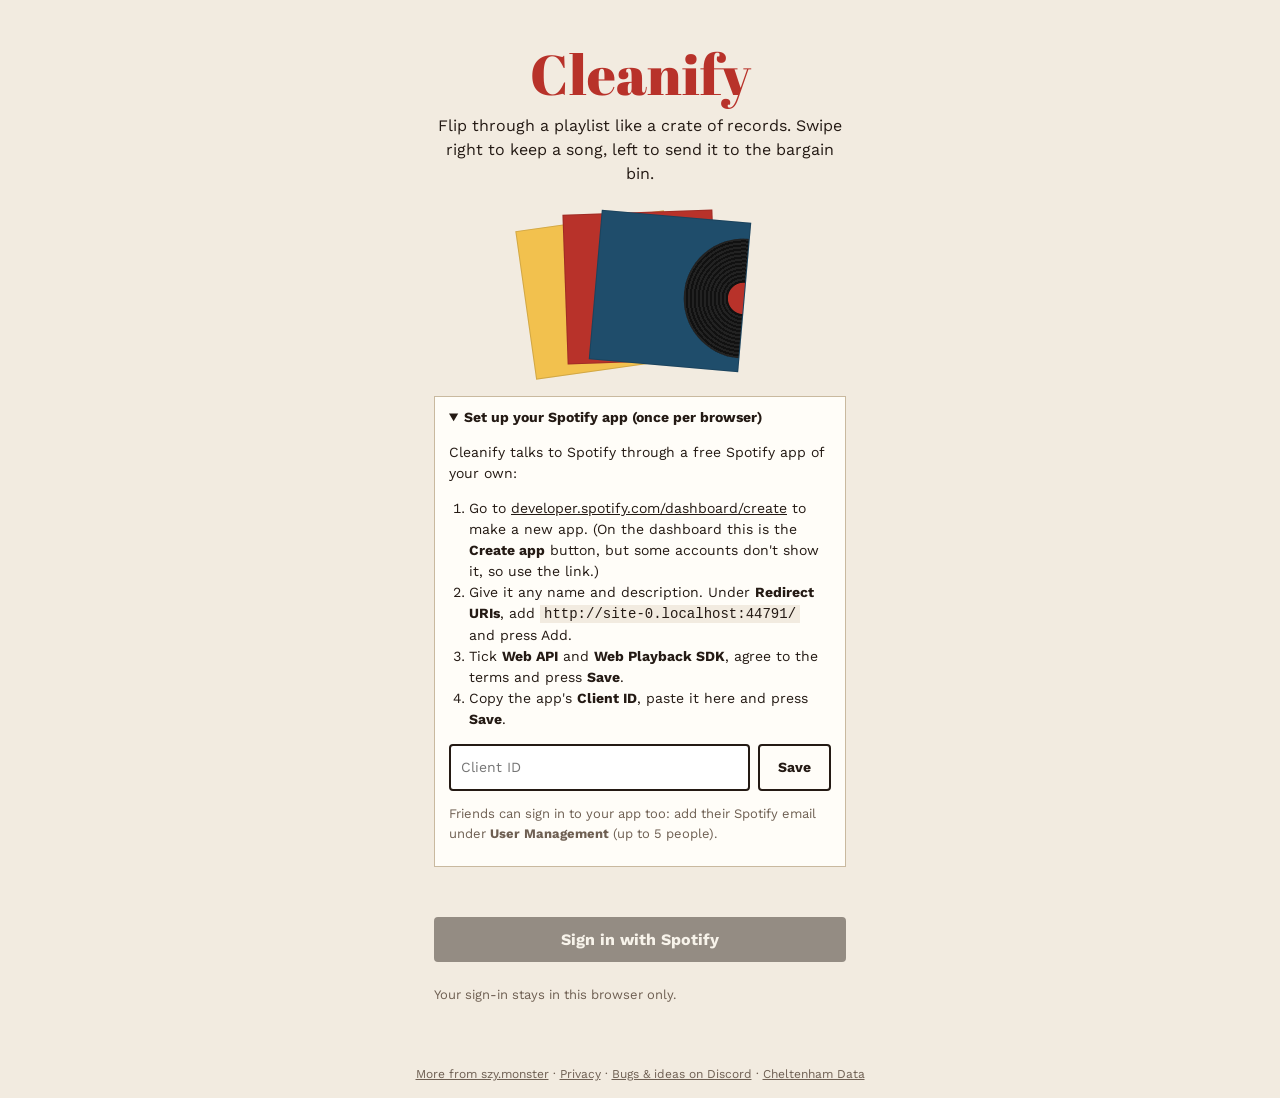
<file: index.html>
<!doctype html>
<html lang="en">
<head>
  <meta charset="utf-8">
  <meta name="viewport" content="width=device-width, initial-scale=1">
  <title>Cleanify</title>
  <meta name="description" content="Clean up your Spotify playlists by swiping. Right keeps a song, left sends it to the bargain bin.">
  <link rel="icon" href="data:image/svg+xml,%3Csvg xmlns='http://www.w3.org/2000/svg' viewBox='0 0 64 64'%3E%3Crect x='2' y='8' width='40' height='48' fill='%231f4d6b'/%3E%3Ccircle cx='40' cy='32' r='22' fill='%23111'/%3E%3Ccircle cx='40' cy='32' r='6' fill='%23b8322a'/%3E%3C/svg%3E">
  <link rel="stylesheet" href="fonts/fonts.css">
  <link rel="stylesheet" href="style.css">
</head>
<body>
  <main class="wrap">

    <!-- Sign in -->
    <section id="screen-login" class="screen hidden">
      <h1 class="logo big">Cleanify</h1>
      <p class="sub">Flip through a playlist like a crate of records. Swipe right to keep a song, left to send it to the bargain bin.</p>
      <div class="crate-art" aria-hidden="true"><div class="sleeve s1"></div><div class="sleeve s2"></div><div class="sleeve s3"><div class="vinyl"></div></div></div>
      <details id="own-app" class="own-app">
        <summary id="own-summary">Set up your Spotify app (once per browser)</summary>
        <p>Cleanify talks to Spotify through a free Spotify app of your own:</p>
        <ol>
          <li>Go to <a href="https://developer.spotify.com/dashboard/create" target="_blank" rel="noopener">developer.spotify.com/dashboard/create</a> to make a new app. (On the dashboard this is the <b>Create app</b> button, but some accounts don't show it, so use the link.)</li>
          <li>Give it any name and description. Under <b>Redirect URIs</b>, add <code id="own-redirect"></code> and press Add.</li>
          <li>Tick <b>Web API</b> and <b>Web Playback SDK</b>, agree to the terms and press <b>Save</b>.</li>
          <li>Copy the app's <b>Client ID</b>, paste it here and press <b>Save</b>.</li>
        </ol>
        <div class="row"><input id="own-id" placeholder="Client ID" autocomplete="off" spellcheck="false" aria-label="Client ID"><button id="own-save" class="btn">Save</button></div>
        <p id="own-status" class="small warn"></p>
        <p class="small muted">Friends can sign in to your app too: add their Spotify email under <b>User Management</b> (up to 5 people).</p>
      </details>
      <p id="own-using" class="small muted"></p>
      <button id="login-btn" class="btn primary wide">Sign in with Spotify</button>
      <p class="small muted">Your sign-in stays in this browser only.</p>
      <p id="login-status" class="status"></p>
    </section>

    <!-- Pick a playlist -->
    <section id="screen-playlists" class="screen hidden">
      <header class="top">
        <h1 class="logo">Cleanify</h1>
        <p class="small muted"><span id="user-name"></span> · <a href="#" id="logout-link">Sign out</a> · <a href="#" id="forget-link">Forget me</a></p>
      </header>
      <h2 class="rule">Pick a crate to dig through</h2>
      <p class="small muted">Spotify only lets you change playlists you made or collaborate on, so only those are listed.</p>
      <label class="small check"><input type="checkbox" id="backup" checked> Save a private backup copy of a playlist the first time I clean it</label>
      <ul id="playlist-list" class="plist"></ul>
      <p id="playlists-status" class="status"></p>
      <button id="refresh-btn" class="btn ghost">Refresh list</button>
      <button id="copy-details-list" class="linkish center">Copy details for troubleshooting</button>
    </section>

    <!-- Swipe -->
    <section id="screen-swipe" class="screen hidden">
      <header class="top">
        <a href="#" id="back-link" class="logo" title="Back to your playlists">Cleanify</a>
        <label class="small auto"><input type="checkbox" id="autoplay"> Autoplay</label>
      </header>
      <div class="rule pl"><span id="pl-name"></span><span><b id="pos"></b> / <span id="total"></span> songs</span></div>
      <div class="prog"><i id="prog-bar"></i></div>
      <div class="device">
        <label for="device-select" class="small">Play on</label>
        <select id="device-select"><option value="">Pick a speaker…</option></select>
        <button id="device-refresh" class="btn mini" title="Look for Spotify devices again" aria-label="Look for Spotify devices again">↻</button>
      </div>
      <div id="deck" class="deck"></div>
      <div class="actions">
        <button id="bin-btn" class="round bin" title="Bargain bin (left arrow)" aria-label="Send to the bargain bin">✕</button>
        <button id="play-btn" class="round play" title="Play on Spotify (space)" aria-label="Play on Spotify">▶</button>
        <button id="keep-btn" class="round keep" title="Keep (right arrow)" aria-label="Keep in the crate">＋</button>
      </div>
      <p id="play-status" class="status small"></p>
      <button id="copy-details" class="linkish center">Copy details for troubleshooting</button>
      <div class="tally">
        <a href="#" id="tally-bin">Bargain bin: <b id="bin-count">0</b></a>
        <button id="undo-btn" class="linkish">↶ Undo</button>
        <span>In the crate: <b id="keep-count">0</b></span>
      </div>
      <p class="hint">← swipe left to remove · swipe right to keep →<br>Removed songs leave the playlist straight away. Undo puts them back.</p>
      <button id="dupes-link" class="linkish center">Find duplicates</button>
    </section>

    <!-- Duplicates: shown before swiping when a playlist has songs in it more than once -->
    <section id="screen-dupes" class="screen hidden">
      <header class="top">
        <h1 class="logo">Cleanify</h1>
      </header>
      <h2 class="rule">Doubles in the crate</h2>
      <p id="dupes-intro" class="small"></p>
      <div id="dupe-list" class="dupes"></div>
      <button id="dupe-remove" class="btn danger wide"></button>
      <button id="dupe-skip" class="btn ghost wide">Skip, start swiping</button>
      <p id="dupes-status" class="status"></p>
    </section>

    <!-- Bargain bin: songs removed from this playlist, each can be put back -->
    <section id="screen-bin" class="screen hidden">
      <header class="top">
        <a href="#" id="bin-back" class="logo" title="Back to swiping">Cleanify</a>
      </header>
      <h2 class="rule">The bargain bin</h2>
      <p id="bin-intro" class="small"></p>
      <ul id="bin-list" class="binlist"></ul>
      <button id="bin-continue" class="btn primary wide">Keep swiping</button>
      <p id="bin-status" class="status"></p>
    </section>

    <!-- Finished a playlist -->
    <section id="screen-done" class="screen hidden">
      <h1 class="logo big">All sorted!</h1>
      <p id="done-text" class="sub"></p>
      <button id="done-bin" class="btn wide">See the bargain bin</button>
      <button id="again-btn" class="btn primary wide">Clean another playlist</button>
      <button id="restart-btn" class="btn ghost wide">Go through this playlist again</button>
    </section>

  </main>
  <footer class="foot">
    <a href="https://szy.monster/">More from szy.monster</a> · <a href="privacy.html">Privacy</a> · <a href="https://discord.gg/bHxaXgjpfe" target="_blank" rel="noopener">Bugs &amp; ideas on Discord</a> · <a href="https://cheltenhamdata.co.uk/">Cheltenham Data</a>
  </footer>
  <script src="app.js"></script>
</body>
</html>
</file>
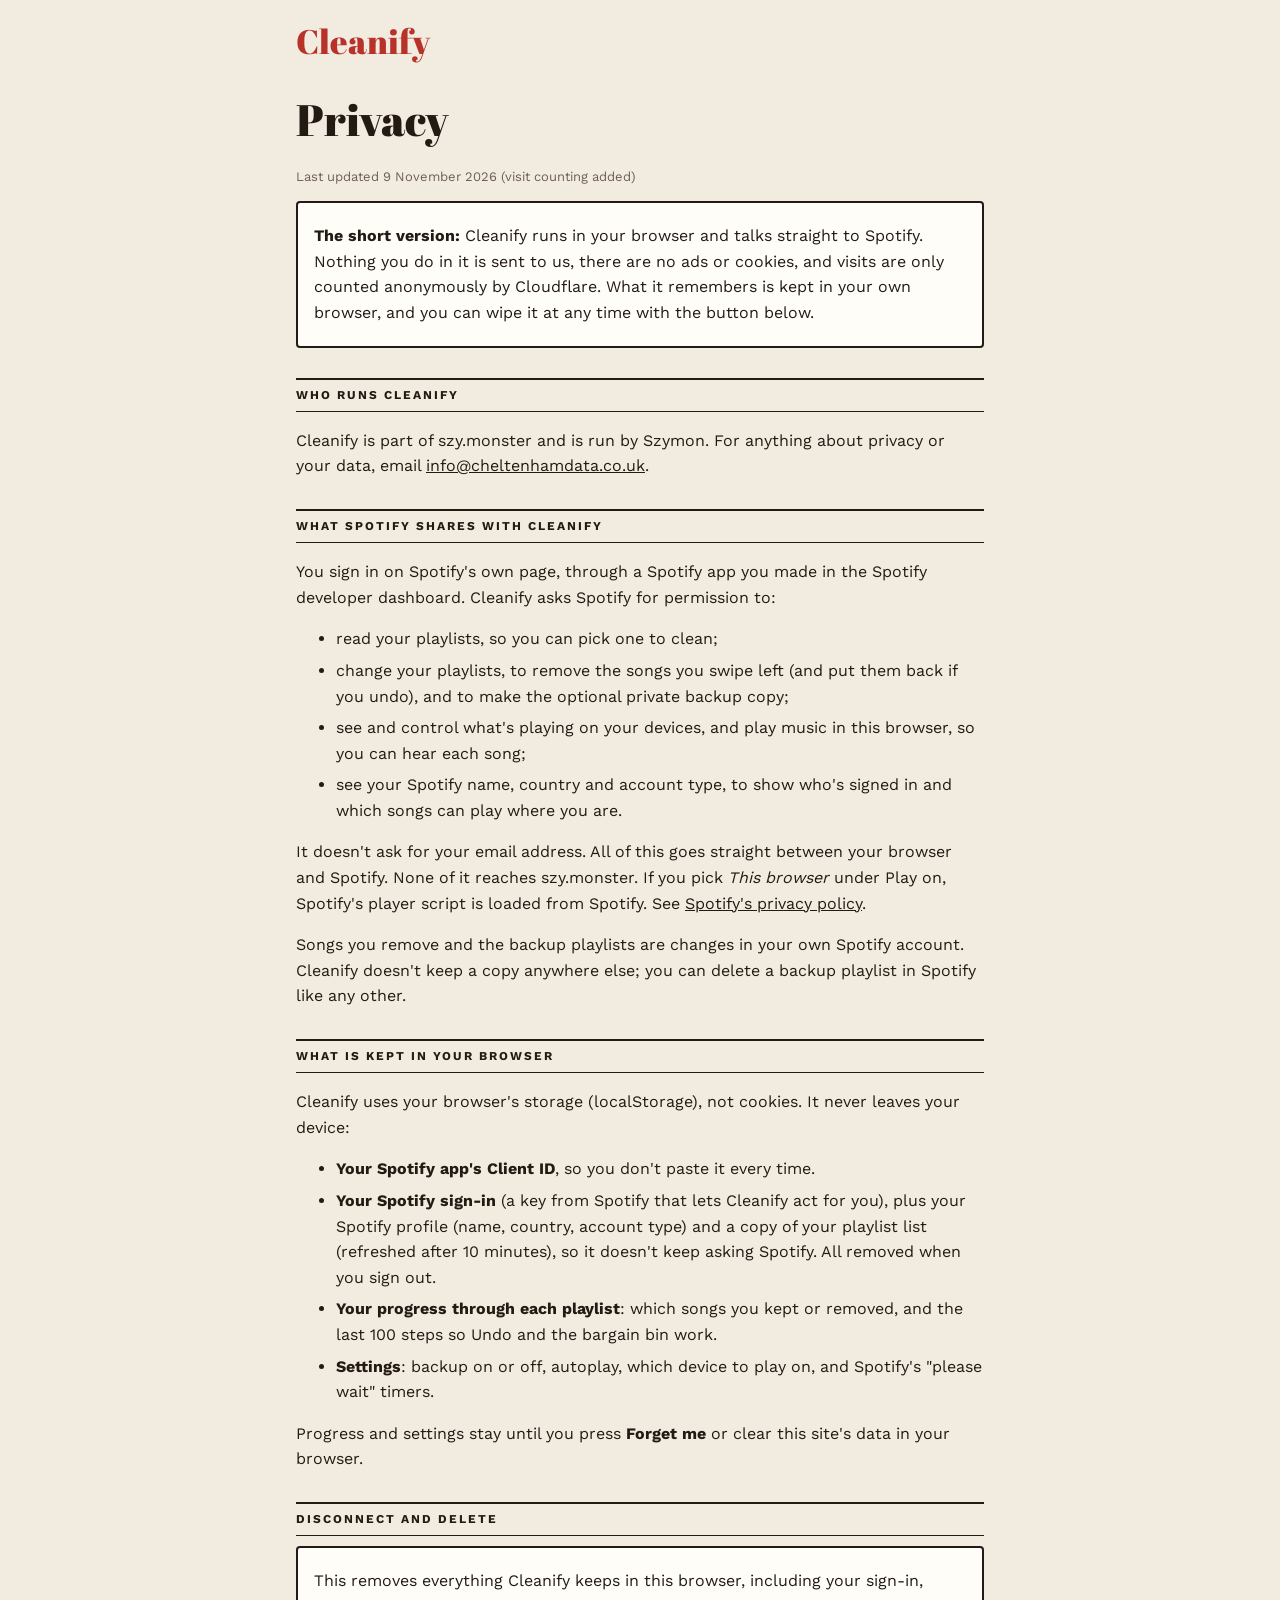
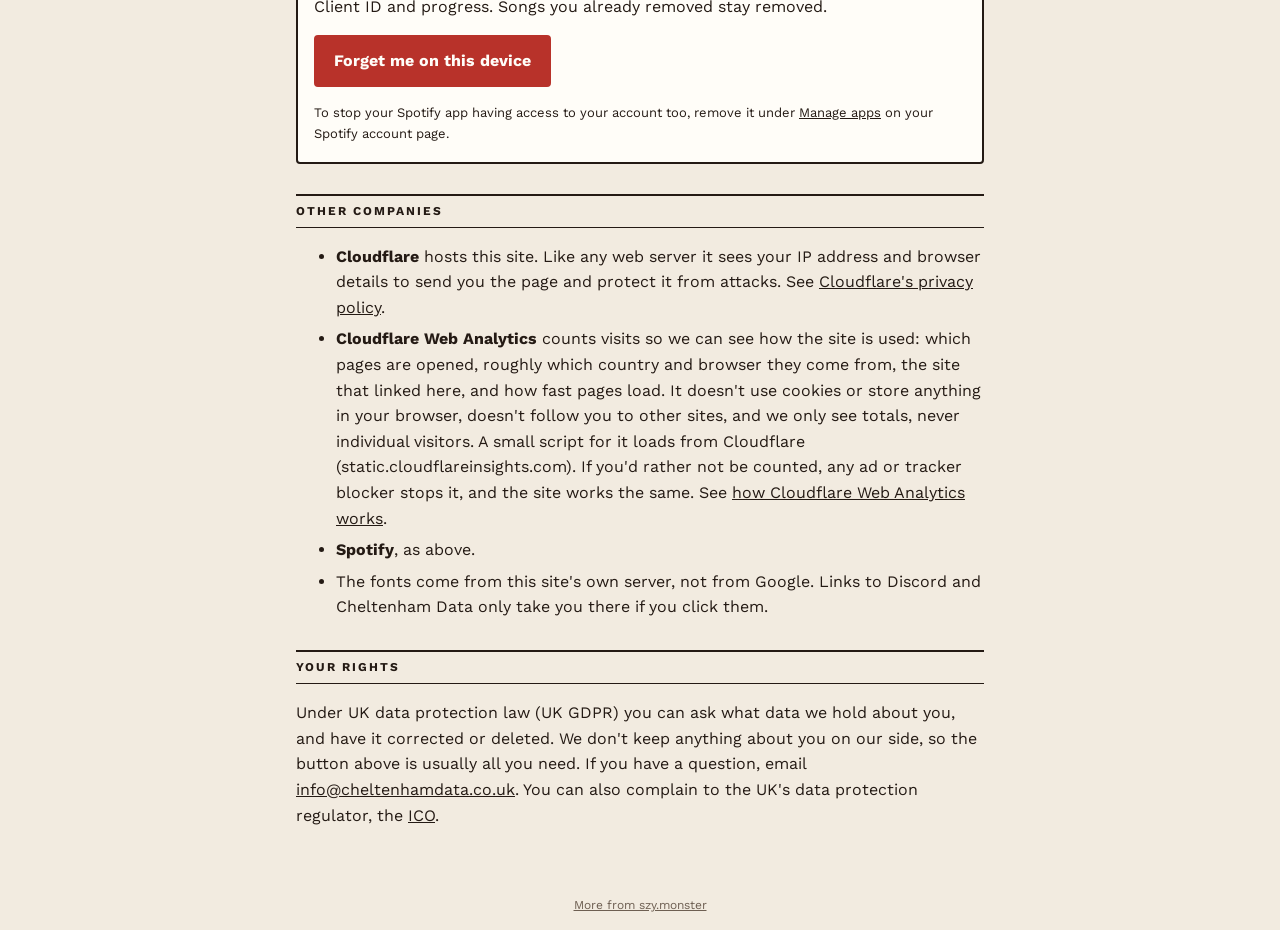
<file: privacy.html>
<!doctype html>
<html lang="en">
<head>
  <meta charset="utf-8">
  <meta name="viewport" content="width=device-width, initial-scale=1">
  <title>Privacy · Cleanify</title>
  <meta name="description" content="What Cleanify keeps in your browser, what it asks Spotify for, and who to contact.">
  <link rel="stylesheet" href="fonts/fonts.css">
  <link rel="stylesheet" href="style.css">
  <style>
    .doc { width: 100%; max-width: 720px; margin: 0 auto; padding: 24px 16px 40px; line-height: 1.6; flex: 1; }
    .doc .logo { display: inline-block; margin-bottom: 18px; }
    .doc h1 { font-family: "Abril Fatface", serif; font-weight: 400; font-size: 44px; margin: 8px 0 4px; }
    .doc .rule { margin: 30px 0 10px; }
    .doc li { margin: 6px 0; }
    .doc .box { background: var(--card); border: 2px solid var(--ink); border-radius: 4px; padding: 4px 16px; }
  </style>
</head>
<body>
  <main class="doc">
    <a class="logo" href="./">Cleanify</a>
    <h1>Privacy</h1>
    <p class="small muted">Last updated 9 November 2026 (visit counting added)</p>

    <div class="box">
      <p><strong>The short version:</strong> Cleanify runs in your browser and talks straight to Spotify. Nothing you do in it is sent to us, there are no ads or cookies, and visits are only counted anonymously by Cloudflare. What it remembers is kept in your own browser, and you can wipe it at any time with the button below.</p>
    </div>

    <h2 class="rule">Who runs Cleanify</h2>
    <p>Cleanify is part of szy.monster and is run by Szymon. For anything about privacy or your data, email <a href="mailto:info@cheltenhamdata.co.uk">info@cheltenhamdata.co.uk</a>.</p>

    <h2 class="rule">What Spotify shares with Cleanify</h2>
    <p>You sign in on Spotify's own page, through a Spotify app you made in the Spotify developer dashboard. Cleanify asks Spotify for permission to:</p>
    <ul>
      <li>read your playlists, so you can pick one to clean;</li>
      <li>change your playlists, to remove the songs you swipe left (and put them back if you undo), and to make the optional private backup copy;</li>
      <li>see and control what's playing on your devices, and play music in this browser, so you can hear each song;</li>
      <li>see your Spotify name, country and account type, to show who's signed in and which songs can play where you are.</li>
    </ul>
    <p>It doesn't ask for your email address. All of this goes straight between your browser and Spotify. None of it reaches szy.monster. If you pick <em>This browser</em> under Play on, Spotify's player script is loaded from Spotify. See <a href="https://www.spotify.com/uk/legal/privacy-policy/">Spotify's privacy policy</a>.</p>
    <p>Songs you remove and the backup playlists are changes in your own Spotify account. Cleanify doesn't keep a copy anywhere else; you can delete a backup playlist in Spotify like any other.</p>

    <h2 class="rule">What is kept in your browser</h2>
    <p>Cleanify uses your browser's storage (localStorage), not cookies. It never leaves your device:</p>
    <ul>
      <li><strong>Your Spotify app's Client ID</strong>, so you don't paste it every time.</li>
      <li><strong>Your Spotify sign-in</strong> (a key from Spotify that lets Cleanify act for you), plus your Spotify profile (name, country, account type) and a copy of your playlist list (refreshed after 10 minutes), so it doesn't keep asking Spotify. All removed when you sign out.</li>
      <li><strong>Your progress through each playlist</strong>: which songs you kept or removed, and the last 100 steps so Undo and the bargain bin work.</li>
      <li><strong>Settings</strong>: backup on or off, autoplay, which device to play on, and Spotify's "please wait" timers.</li>
    </ul>
    <p>Progress and settings stay until you press <strong>Forget me</strong> or clear this site's data in your browser.</p>

    <h2 class="rule">Disconnect and delete</h2>
    <div class="box">
      <p>This removes everything Cleanify keeps in this browser, including your sign-in, Client ID and progress. Songs you already removed stay removed.</p>
      <p><button type="button" class="btn danger" id="forget-btn">Forget me on this device</button> <span id="forget-done" class="small muted" hidden>Done. Everything is removed.</span></p>
      <p class="small">To stop your Spotify app having access to your account too, remove it under <a href="https://www.spotify.com/account/apps/">Manage apps</a> on your Spotify account page.</p>
    </div>

    <h2 class="rule">Other companies</h2>
    <ul>
      <li><strong>Cloudflare</strong> hosts this site. Like any web server it sees your IP address and browser details to send you the page and protect it from attacks. See <a href="https://www.cloudflare.com/privacypolicy/">Cloudflare's privacy policy</a>.</li>
      <li><strong>Cloudflare Web Analytics</strong> counts visits so we can see how the site is used: which pages are opened, roughly which country and browser they come from, the site that linked here, and how fast pages load. It doesn't use cookies or store anything in your browser, doesn't follow you to other sites, and we only see totals, never individual visitors. A small script for it loads from Cloudflare (static.cloudflareinsights.com). If you'd rather not be counted, any ad or tracker blocker stops it, and the site works the same. See <a href="https://www.cloudflare.com/web-analytics/">how Cloudflare Web Analytics works</a>.</li>
      <li><strong>Spotify</strong>, as above.</li>
      <li>The fonts come from this site's own server, not from Google. Links to Discord and Cheltenham Data only take you there if you click them.</li>
    </ul>

    <h2 class="rule">Your rights</h2>
    <p>Under UK data protection law (UK GDPR) you can ask what data we hold about you, and have it corrected or deleted. We don't keep anything about you on our side, so the button above is usually all you need. If you have a question, email <a href="mailto:info@cheltenhamdata.co.uk">info@cheltenhamdata.co.uk</a>. You can also complain to the UK's data protection regulator, the <a href="https://ico.org.uk/make-a-complaint/">ICO</a>.</p>
  </main>
  <footer class="foot"><a href="https://szy.monster/">More from szy.monster</a></footer>
  <script>
    document.getElementById("forget-btn").addEventListener("click", function () {
      if (!confirm("Remove everything Cleanify keeps in this browser?")) return;
      try { Object.keys(localStorage).filter(function (k) { return k.indexOf("cl_") === 0; }).forEach(function (k) { localStorage.removeItem(k); }); } catch (e) { /* storage blocked */ }
      document.getElementById("forget-done").hidden = false;
    });
  </script>
</body>
</html>
</file>
<file: fonts/fonts.css>
/* Self-hosted copies of Google Fonts (SIL Open Font License), so no visitor data goes to Google. */
/* latin-ext */
@font-face {
  font-family: 'Abril Fatface';
  font-style: normal;
  font-weight: 400;
  font-display: swap;
  src: url(AbrilFatface-400-latin-ext.woff2) format('woff2');
  unicode-range: U+0100-02BA, U+02BD-02C5, U+02C7-02CC, U+02CE-02D7, U+02DD-02FF, U+0304, U+0308, U+0329, U+1D00-1DBF, U+1E00-1E9F, U+1EF2-1EFF, U+2020, U+20A0-20AB, U+20AD-20C4, U+2113, U+2C60-2C7F, U+A720-A7FF;
}
/* latin */
@font-face {
  font-family: 'Abril Fatface';
  font-style: normal;
  font-weight: 400;
  font-display: swap;
  src: url(AbrilFatface-400-latin.woff2) format('woff2');
  unicode-range: U+0000-00FF, U+0131, U+0152-0153, U+02BB-02BC, U+02C6, U+02DA, U+02DC, U+0304, U+0308, U+0329, U+2000-206F, U+20AC, U+2122, U+2191, U+2193, U+2212, U+2215, U+FEFF, U+FFFD;
}
/* latin-ext */
@font-face {
  font-family: 'Work Sans';
  font-style: normal;
  font-weight: 400;
  font-display: swap;
  src: url(WorkSans-400-latin-ext.woff2) format('woff2');
  unicode-range: U+0100-02BA, U+02BD-02C5, U+02C7-02CC, U+02CE-02D7, U+02DD-02FF, U+0304, U+0308, U+0329, U+1D00-1DBF, U+1E00-1E9F, U+1EF2-1EFF, U+2020, U+20A0-20AB, U+20AD-20C4, U+2113, U+2C60-2C7F, U+A720-A7FF;
}
/* latin */
@font-face {
  font-family: 'Work Sans';
  font-style: normal;
  font-weight: 400;
  font-display: swap;
  src: url(WorkSans-400-latin.woff2) format('woff2');
  unicode-range: U+0000-00FF, U+0131, U+0152-0153, U+02BB-02BC, U+02C6, U+02DA, U+02DC, U+0304, U+0308, U+0329, U+2000-206F, U+20AC, U+2122, U+2191, U+2193, U+2212, U+2215, U+FEFF, U+FFFD;
}
/* latin-ext */
@font-face {
  font-family: 'Work Sans';
  font-style: normal;
  font-weight: 600;
  font-display: swap;
  src: url(WorkSans-600-latin-ext.woff2) format('woff2');
  unicode-range: U+0100-02BA, U+02BD-02C5, U+02C7-02CC, U+02CE-02D7, U+02DD-02FF, U+0304, U+0308, U+0329, U+1D00-1DBF, U+1E00-1E9F, U+1EF2-1EFF, U+2020, U+20A0-20AB, U+20AD-20C4, U+2113, U+2C60-2C7F, U+A720-A7FF;
}
/* latin */
@font-face {
  font-family: 'Work Sans';
  font-style: normal;
  font-weight: 600;
  font-display: swap;
  src: url(WorkSans-600-latin.woff2) format('woff2');
  unicode-range: U+0000-00FF, U+0131, U+0152-0153, U+02BB-02BC, U+02C6, U+02DA, U+02DC, U+0304, U+0308, U+0329, U+2000-206F, U+20AC, U+2122, U+2191, U+2193, U+2212, U+2215, U+FEFF, U+FFFD;
}
/* latin-ext */
@font-face {
  font-family: 'Work Sans';
  font-style: normal;
  font-weight: 700;
  font-display: swap;
  src: url(WorkSans-700-latin-ext.woff2) format('woff2');
  unicode-range: U+0100-02BA, U+02BD-02C5, U+02C7-02CC, U+02CE-02D7, U+02DD-02FF, U+0304, U+0308, U+0329, U+1D00-1DBF, U+1E00-1E9F, U+1EF2-1EFF, U+2020, U+20A0-20AB, U+20AD-20C4, U+2113, U+2C60-2C7F, U+A720-A7FF;
}
/* latin */
@font-face {
  font-family: 'Work Sans';
  font-style: normal;
  font-weight: 700;
  font-display: swap;
  src: url(WorkSans-700-latin.woff2) format('woff2');
  unicode-range: U+0000-00FF, U+0131, U+0152-0153, U+02BB-02BC, U+02C6, U+02DA, U+02DC, U+0304, U+0308, U+0329, U+2000-206F, U+20AC, U+2122, U+2191, U+2193, U+2212, U+2215, U+FEFF, U+FFFD;
}
</file>
<file: style.css>
/* Cleanify: "Record crate" look. Cream paper, ink, record-store red and green. */
:root {
  --paper: #f2ebe0;
  --card: #fffdf8;
  --card-back: #ece2d0;
  --line: #c9b99f;
  --ink: #241a14;
  --muted: #6e5f52;
  --red: #b8322a;
  --green: #2f7a4d;
  --blue: #1f4d6b;
  --gold: #f2c14e;
  --card-w: min(calc(100vw - 48px), 360px);
}
* { box-sizing: border-box; }
html, body { margin: 0; }
body { overflow-x: hidden; background: var(--paper); color: var(--ink); font-family: "Work Sans", system-ui, sans-serif; min-height: 100vh; display: flex; flex-direction: column; }
a { color: inherit; }
.hidden { display: none !important; }
.wrap { width: 100%; max-width: 460px; margin: 0 auto; padding: 22px 24px 12px; flex: 1; }
.screen { display: flex; flex-direction: column; gap: 12px; }

.logo { font-family: "Abril Fatface", serif; font-weight: 400; font-size: 34px; color: var(--red); margin: 0; text-decoration: none; line-height: 1; }
.logo.big { font-size: 56px; text-align: center; margin-top: 24px; }
.sub { text-align: center; margin: 0; line-height: 1.5; }
.top { display: flex; align-items: center; justify-content: space-between; gap: 12px; }
.top p { margin: 0; }
.rule { border-top: 2px solid var(--ink); border-bottom: 1px solid var(--ink); padding: 6px 0; margin: 0; text-transform: uppercase; letter-spacing: 2px; font-size: 12px; font-weight: 700; }
.pl { display: flex; justify-content: space-between; gap: 10px; }
.pl span:first-child { overflow: hidden; text-overflow: ellipsis; white-space: nowrap; }
.small { font-size: 13px; }
.muted { color: var(--muted); }
.warn { color: var(--red); }
.status { min-height: 1em; margin: 0; text-align: center; font-size: 14px; }
.status.err { color: var(--red); font-weight: 600; }
.status.ok { color: var(--green); font-weight: 600; }

.btn { font: inherit; font-weight: 700; cursor: pointer; border: 2px solid var(--ink); background: var(--card); color: var(--ink); padding: 11px 18px; border-radius: 4px; }
.btn:disabled { opacity: .45; cursor: default; }
.btn.primary { background: var(--ink); color: var(--card); }
.btn.danger { background: var(--red); border-color: var(--red); color: var(--card); }
.btn.ghost { background: transparent; }
.btn.wide { width: 100%; }
.linkish { font: inherit; font-weight: 700; background: none; border: none; color: inherit; cursor: pointer; text-transform: uppercase; letter-spacing: 1px; font-size: 11px; text-decoration: underline; padding: 0; }
.linkish:disabled { opacity: .35; cursor: default; }
input[type=checkbox] { accent-color: var(--green); }

/* Sign-in */
.crate-art { position: relative; height: 170px; width: 230px; margin: 8px auto; }
.crate-art .sleeve { position: absolute; width: 150px; height: 150px; border: 1px solid #0002; }
.s1 { left: 0; top: 14px; background: var(--gold); transform: rotate(-8deg); }
.s2 { left: 40px; top: 6px; background: var(--red); transform: rotate(-2deg); }
.s3 { left: 70px; top: 10px; background: var(--blue); transform: rotate(5deg); overflow: hidden; }
.s3 .vinyl { position: absolute; right: -60px; top: 15px; width: 120px; height: 120px; border-radius: 50%; background: radial-gradient(var(--red) 0 18%, #111 19% 20%, transparent 21%), repeating-radial-gradient(#111 0 2px, #222 2px 4px); }
.own-app { background: var(--card); border: 1px solid var(--line); padding: 10px 14px; font-size: 14px; line-height: 1.5; }
.own-app summary { font-weight: 700; cursor: pointer; }
.own-app ol { padding-left: 20px; }
.own-app code { background: var(--paper); padding: 1px 4px; word-break: break-all; }
.row { display: flex; gap: 8px; }
.row input { flex: 1; min-width: 0; font: inherit; padding: 9px 10px; border: 2px solid var(--ink); border-radius: 4px; background: #fff; }

/* Playlist list */
.plist, .binlist { list-style: none; margin: 0; padding: 0; display: flex; flex-direction: column; gap: 8px; }
.plist button { width: 100%; display: flex; align-items: center; gap: 12px; font: inherit; text-align: left; background: var(--card); border: 1px solid var(--line); padding: 8px; cursor: pointer; color: var(--ink); }
.plist button:hover { border-color: var(--ink); }
.thumb { width: 52px; height: 52px; flex: none; background: var(--blue) center/cover; }
.plist .name { font-weight: 700; display: block; }
.plist .meta { font-size: 12px; color: var(--muted); }
.badge { margin-left: auto; flex: none; font-size: 11px; font-weight: 700; background: var(--gold); padding: 3px 8px; border-radius: 10px; }

/* Swipe screen */
.auto { display: flex; align-items: center; gap: 6px; font-weight: 600; cursor: pointer; }
.device { display: flex; align-items: center; gap: 8px; }
.device label { font-weight: 700; text-transform: uppercase; letter-spacing: 1px; font-size: 11px; flex: none; }
.device select { flex: 1; min-width: 0; font: inherit; font-size: 14px; padding: 6px 8px; border: 2px solid var(--ink); border-radius: 4px; background: var(--card); color: var(--ink); }
.btn.mini { padding: 5px 10px; }
.prog { height: 6px; background: #e1d6c4; }
.prog i { display: block; height: 100%; width: 0; background: var(--ink); transition: width .2s; }
.deck { position: relative; width: var(--card-w); height: calc(var(--card-w) + 128px); margin: 14px auto 6px; }
.card { position: absolute; inset: 0; background: var(--card-back); border: 1px solid var(--line); padding: 14px; display: flex; flex-direction: column; user-select: none; -webkit-user-select: none; }
.card.b2 { transform: translateY(14px) scale(.92); }
.card.b1 { transform: translateY(7px) scale(.96); }
.card.top { background: var(--card); box-shadow: 0 14px 30px #241a1433; touch-action: none; cursor: grab; z-index: 2; }
.card.top.drag { cursor: grabbing; transition: none; }
.card.flying { pointer-events: none; z-index: 5; }
.card.fly { transition: transform .3s ease-in, opacity .3s; opacity: 0; }
.card.snap { transition: transform .2s; }
.sleeve-art { position: relative; width: 100%; aspect-ratio: 1; background: var(--blue); overflow: hidden; flex: none; }
.sleeve-art .vinyl { position: absolute; right: -45%; top: 8%; width: 84%; height: 84%; border-radius: 50%; background: radial-gradient(var(--red) 0 18%, #111 19% 20%, transparent 21%), repeating-radial-gradient(#111 0 2px, #222 2px 4px); }
.sleeve-art .cover { position: absolute; inset: 0; width: 100%; height: 100%; object-fit: cover; pointer-events: none; }
.sleeve-art .fallback { position: absolute; left: 14px; top: 14px; right: 40%; font-family: "Abril Fatface", serif; font-size: 24px; color: var(--gold); line-height: 1.05; }
.sticker { position: absolute; left: 12px; bottom: 12px; background: var(--gold); color: var(--ink); font-weight: 700; font-size: 14px; padding: 10px 8px; border-radius: 50%; transform: rotate(-12deg); box-shadow: 0 2px 4px #0003; }
.card h2 { font-family: "Abril Fatface", serif; font-weight: 400; font-size: 24px; margin: 12px 0 2px; line-height: 1.1; overflow: hidden; display: -webkit-box; -webkit-line-clamp: 2; -webkit-box-orient: vertical; }
.card .artist { margin: 0; text-transform: uppercase; letter-spacing: 2px; font-size: 11px; font-weight: 700; white-space: nowrap; overflow: hidden; text-overflow: ellipsis; }
.card .meta { margin-top: auto; display: flex; gap: 6px; flex-wrap: wrap; font-size: 11px; }
.card .meta span { border: 1px solid var(--ink); border-radius: 12px; padding: 2px 8px; }
.card .meta .warn-tag { border-color: var(--red); background: var(--red); color: var(--card); }
.stamp { position: absolute; top: 26px; padding: 6px 12px; font-weight: 700; font-size: 20px; letter-spacing: 2px; color: var(--card); border-radius: 4px; opacity: 0; z-index: 3; pointer-events: none; }
.stamp.keep { left: 20px; background: var(--green); transform: rotate(-12deg); }
.stamp.bin { right: 20px; background: var(--red); transform: rotate(12deg); }
.empty { position: absolute; inset: 0; display: flex; align-items: center; justify-content: center; text-align: center; border: 2px dashed var(--line); padding: 20px; color: var(--muted); }
.actions { display: flex; justify-content: center; align-items: center; gap: 22px; }
.round { font: inherit; display: flex; align-items: center; justify-content: center; cursor: pointer; border-radius: 50%; border: 2px solid var(--ink); background: var(--card); color: var(--ink); }
.round:disabled { opacity: .4; cursor: default; }
.round.bin, .round.keep { width: 68px; height: 68px; font-size: 28px; color: var(--card); }
.round.bin { background: var(--red); border-color: var(--red); }
.round.keep { background: var(--green); border-color: var(--green); }
.round.play { width: 52px; height: 52px; font-size: 18px; }
.round.play.on { background: var(--ink); color: var(--card); }
.tally { display: flex; justify-content: space-between; align-items: center; text-transform: uppercase; letter-spacing: 1px; font-size: 11px; font-weight: 700; }
.tally a { text-decoration: none; }
.tally b { font-family: "Abril Fatface", serif; font-weight: 400; font-size: 18px; color: var(--red); letter-spacing: 0; }
.hint { text-align: center; font-size: 12px; color: var(--muted); margin: 0; }

/* Duplicates */
.dupes { display: flex; flex-direction: column; gap: 12px; }
.dgroup { background: var(--card); border: 1px solid var(--line); padding: 8px 10px 10px; }
.dgroup h3 { font-family: "Abril Fatface", serif; font-weight: 400; font-size: 18px; margin: 2px 0 6px; }
.drow { display: flex; align-items: center; gap: 10px; padding: 6px 0; border-top: 1px dashed var(--line); cursor: pointer; }
.drow input { width: 18px; height: 18px; flex: none; accent-color: var(--red); }
.drow .thumb { width: 40px; height: 40px; }
.drow .t { flex: 1; min-width: 0; }
.drow .t b, .drow .t span { display: block; white-space: nowrap; overflow: hidden; text-overflow: ellipsis; }
.drow .t span { font-size: 12px; color: var(--muted); }
.drow .t b, .drow .t span { white-space: normal; }
.drow.going .t b { text-decoration: line-through; color: var(--muted); }
.dtag { flex: none; font-size: 10px; font-weight: 700; text-transform: uppercase; letter-spacing: 1px; padding: 2px 8px; border-radius: 10px; background: var(--green); color: var(--card); }
.drow.going .dtag { background: var(--red); }
.drow.extra { font-size: 13px; padding-left: 4px; }
.linkish.center { align-self: center; }

/* Review */
.binlist li { display: flex; align-items: center; gap: 10px; background: var(--card); border: 1px solid var(--line); padding: 6px; }
.binlist .thumb { width: 44px; height: 44px; }
.binlist .t { flex: 1; min-width: 0; }
.binlist .t b, .binlist .t span { display: block; white-space: nowrap; overflow: hidden; text-overflow: ellipsis; }
.binlist .t span { font-size: 12px; color: var(--muted); }
.binlist .btn { padding: 6px 10px; font-size: 13px; border-color: var(--green); color: var(--green); }
.check { display: flex; gap: 8px; align-items: flex-start; line-height: 1.4; }

.foot { text-align: center; font-size: 12px; color: var(--muted); padding: 14px 16px 18px; }
</file>
